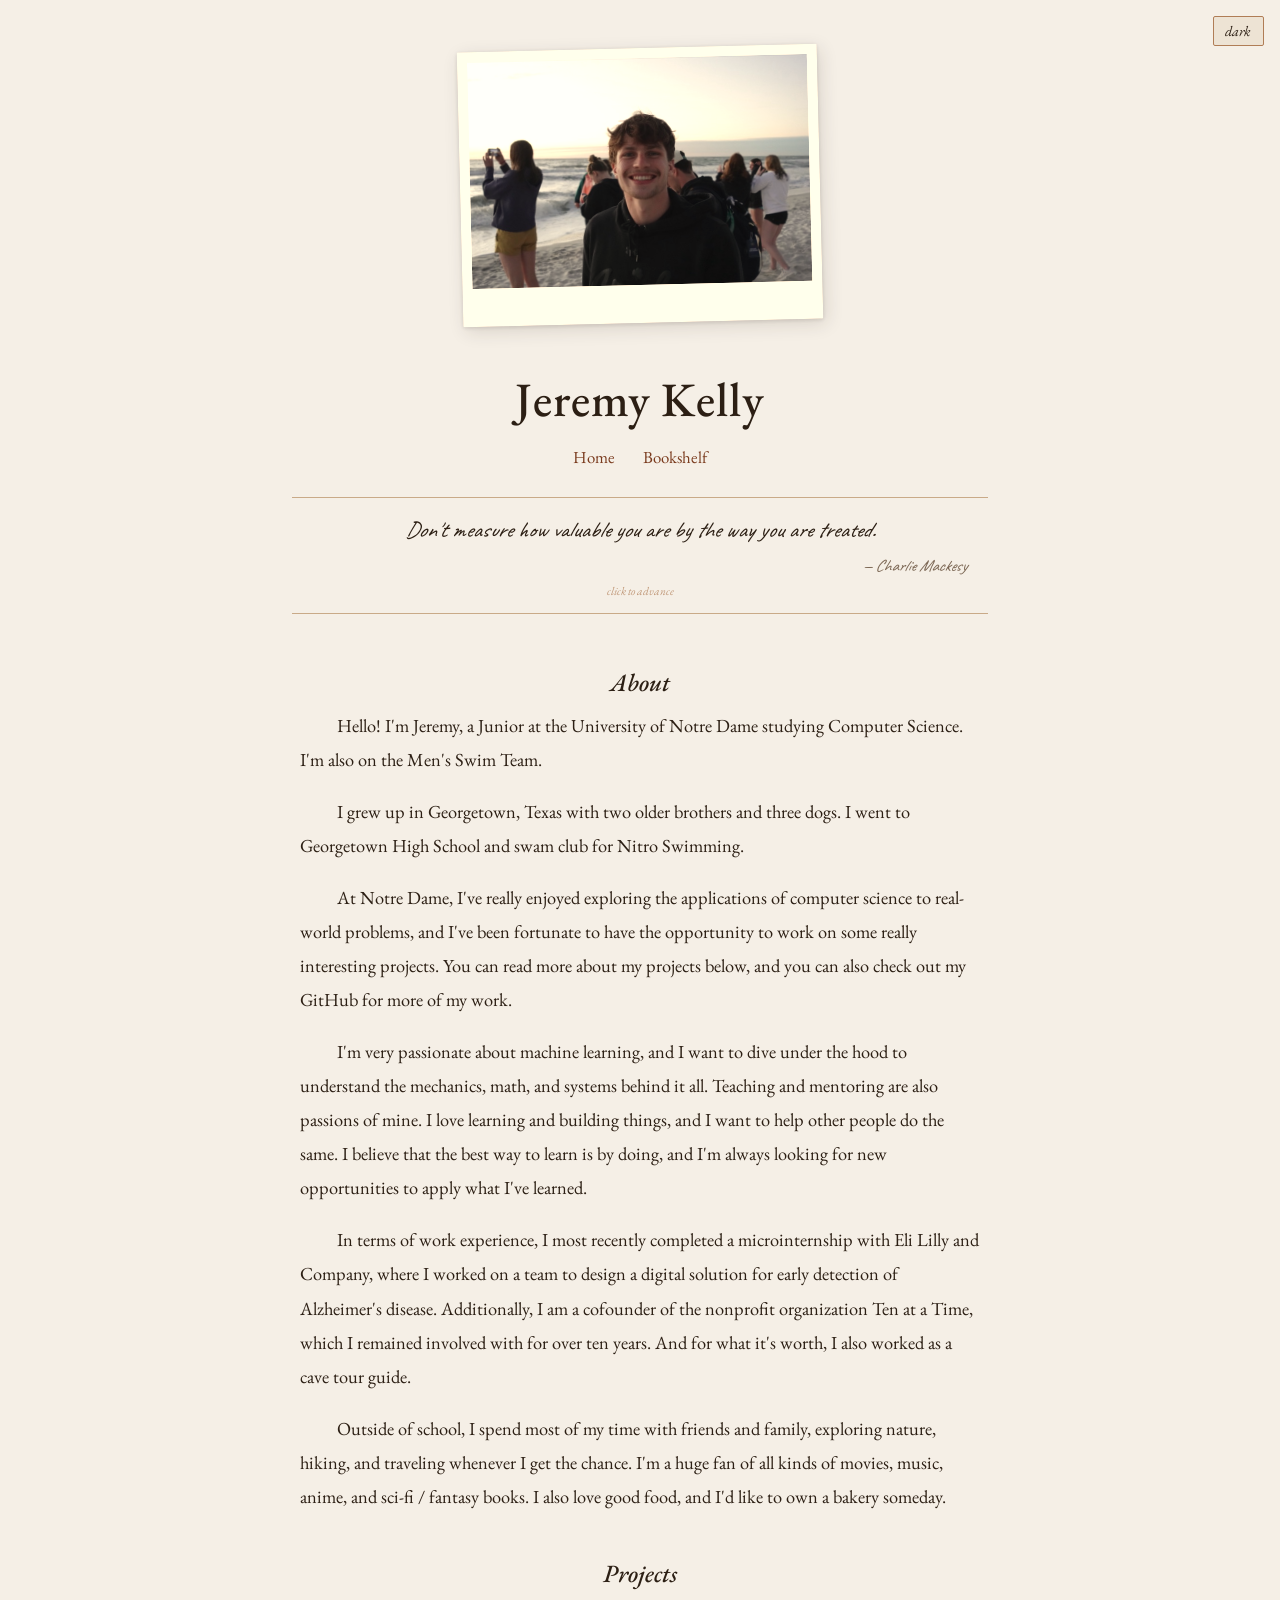
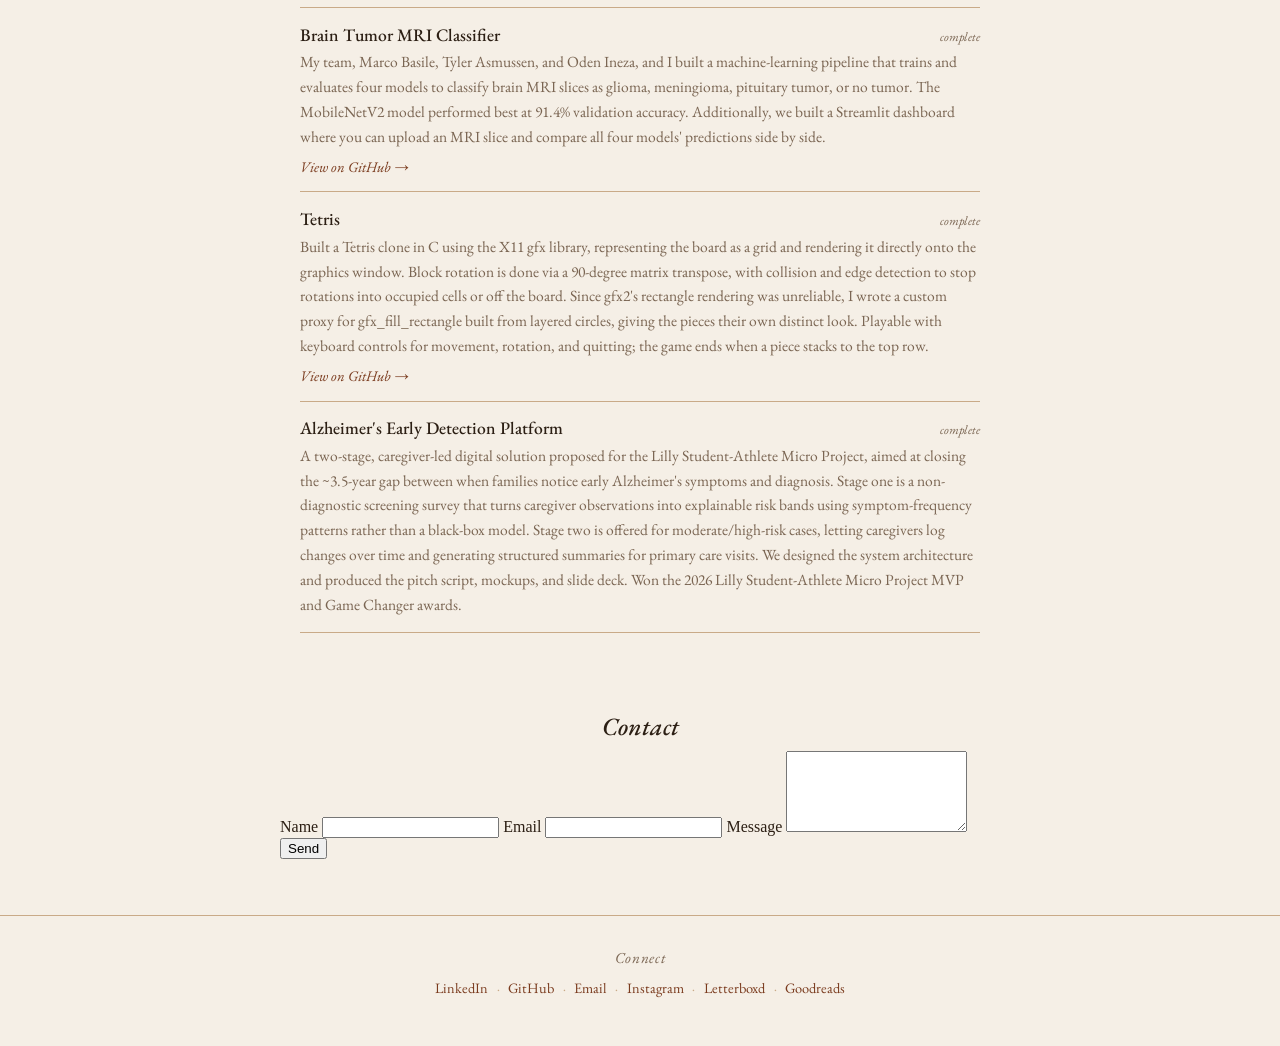
<file: index.html>
<!DOCTYPE html>
<html lang="en">
    <head>
        <meta charset="UTF-8">
        <meta name="description" content="Personal website of Jeremy Kelly.">
        <meta name="viewport" content="width=device-width, initial-scale=1.0">
        <meta property="og:type" content="website">
        <meta property="og:title" content="Jeremy Kelly">
        <meta property="og:description" content="Personal website of Jeremy Kelly.">
        <meta property="og:url" content="https://keremyjelly.github.io/">
        <meta property="og:image" content="https://keremyjelly.github.io/assets/images/jelly-beach-smile.JPG">
        <meta name="twitter:card" content="summary_large_image">
        <meta name="twitter:title" content="Jeremy Kelly">
        <meta name="twitter:description" content="Personal website of Jeremy Kelly.">
        <meta name="twitter:image" content="https://keremyjelly.github.io/assets/images/jelly-beach-smile.JPG">
        <base href="/">
        <link rel="stylesheet" href="assets/style.css">
        <title>Jeremy Kelly</title>
        <!-- Set theme before CSS renders to prevent flash of wrong theme -->
        <script>
            (function () {
                const saved = localStorage.getItem('theme');
                const prefersLight = window.matchMedia('(prefers-color-scheme: light)').matches;
                document.documentElement.setAttribute('data-theme', saved || (prefersLight ? 'light' : 'dark'));
            })();
        </script>
    </head>
    <body>
        <button class="theme-toggle" id="themeToggle" onclick="toggleTheme()">dark</button>

        <div class="container">
            <main class="centered-content">
                <img src="assets/images/jelly-beach-smile.JPG" alt="Jeremy on the beach" class="profile-pic">
                <h1>Jeremy Kelly</h1>
                <div class="nav">
                    <a class="btn" href="index.html">Home</a>
                    <a class="btn" href="bookshelf.html">Bookshelf</a>
                </div>

                <!-- Quote widget: sits like an inscription at the top of the journal page -->
                <div class="quote-widget" id="quoteWidget" onclick="advanceQuote()">
                    <blockquote class="quote-text" id="quoteText"></blockquote>
                    <cite class="quote-author" id="quoteAuthor"></cite>
                    <div class="quote-hint">click to advance</div>
                </div>

                <h2>About</h2>
                <div class="body-text-container">
                    <p class="body-text">
                        Hello! I'm Jeremy, a Junior at the University of Notre Dame studying Computer Science.
                        I'm also on the Men's Swim Team.
                    </p>
                    <br>
                    <p class="body-text">
                        I grew up in Georgetown, Texas with two older brothers and three dogs.
                        I went to Georgetown High School and swam club for Nitro Swimming.
                    </p>
                    <br>
                    <p class="body-text">
                        At Notre Dame, I've really enjoyed exploring the applications of computer science to real-world problems, and I've been fortunate to have the opportunity to work on some really interesting projects.
                        You can read more about my projects below, and you can also check out my GitHub for more of my work.
                    </p>
                    <br>
                    <p class="body-text">
                        I'm very passionate about machine learning, and I want to dive under the hood to understand the mechanics, math, and systems behind it all.
                        Teaching and mentoring are also passions of mine. I love learning and building things, and I want to help other people do the same.
                        I believe that the best way to learn is by doing, and I'm always looking for new opportunities to apply what I've learned.
                    </p>
                    <br>
                    <p class="body-text">
                        In terms of work experience, I most recently completed a microinternship with Eli Lilly and Company, where I worked on a team to design a digital solution for early detection of Alzheimer's disease.
                        Additionally, I am a cofounder of the nonprofit organization Ten at a Time, which I remained involved with for over ten years.
                        And for what it's worth, I also worked as a cave tour guide.
                    </p>
                    <br>
                    <p class="body-text">
                        Outside of school, I spend most of my time with friends and family, exploring nature, hiking, and traveling whenever I get the chance.
                        I'm a huge fan of all kinds of movies, music, anime, and sci-fi / fantasy books.
                        I also love good food, and I'd like to own a bakery someday.
                    </p>
                </div>

                <h2>Projects</h2>
                <div class="project-list">
                    <div class="project-item">
                        <div class="project-header">
                            <span class="project-title">Brain Tumor MRI Classifier</span>
                            <span class="project-status status-complete">complete</span>
                        </div>
                        <p class="project-desc">
                            My team, Marco Basile, Tyler Asmussen, and Oden Ineza, and I built a machine-learning pipeline that trains and evaluates four models to 
                            classify brain MRI slices as glioma, meningioma, pituitary tumor, or no tumor. The MobileNetV2 model performed best at 91.4% validation 
                            accuracy. Additionally, we built a Streamlit dashboard where you can upload an MRI slice and compare all four models' predictions side by side.
                        </p>
                        <a class="project-link" href="https://github.com/keremyjelly/tumor-classification">View on GitHub →</a>
                    </div>
                    <div class="project-item">
                        <div class="project-header">
                            <span class="project-title">Tetris</span>
                            <span class="project-status status-complete">complete</span>
                        </div>
                        <p class="project-desc">
                            Built a Tetris clone in C using the X11 gfx library, representing the board as a grid and rendering it directly onto the graphics window. Block rotation is done via a 90-degree matrix transpose, with collision and edge detection to stop rotations into occupied cells or off the board. Since gfx2's rectangle rendering was unreliable, I wrote a custom proxy for gfx_fill_rectangle built from layered circles, giving the pieces their own distinct look. Playable with keyboard controls for movement, rotation, and quitting; the game ends when a piece stacks to the top row.
                        </p>
                        <a class="project-link" href="https://github.com/keremyjelly/tetris-clone">View on GitHub →</a>
                    </div>
                    <div class="project-item">
                        <div class="project-header">
                            <span class="project-title">Alzheimer's Early Detection Platform</span>
                            <span class="project-status status-complete">complete</span>
                        </div>
                        <p class="project-desc">
                            A two-stage, caregiver-led digital solution proposed for the Lilly Student-Athlete Micro Project, aimed at closing the ~3.5-year gap between when families notice early Alzheimer's symptoms and diagnosis. Stage one is a non-diagnostic screening survey that turns caregiver observations into explainable risk bands using symptom-frequency patterns rather than a black-box model. Stage two is offered for moderate/high-risk cases, letting caregivers log changes over time and generating structured summaries for primary care visits. We designed the system architecture and produced the pitch script, mockups, and slide deck. Won the 2026 Lilly Student-Athlete Micro Project MVP and Game Changer awards.
                        </p>
                    </div>
                </div>

                <h2 id="contact">Contact</h2>
                <form class="contact-form" id="contactForm" action="https://formspree.io/f/xrenbrzl" method="POST">
                    <!-- Redirects back here after a successful submit, instead of Formspree's generic page -->
                    <input type="hidden" name="_next" value="https://keremyjelly.github.io/index.html?sent=true#contact">
                    <input type="hidden" name="_subject" value="New message from jeremykelly's site">
                    <!-- Honeypot: bots tend to fill every field; real visitors never see this one -->
                    <input type="text" name="_gotcha" style="display:none">

                    <label class="form-label" for="contact-name">Name</label>
                    <input class="form-input" type="text" id="contact-name" name="name" required>

                    <label class="form-label" for="contact-email">Email</label>
                    <input class="form-input" type="email" id="contact-email" name="email" required>

                    <label class="form-label" for="contact-message">Message</label>
                    <textarea class="form-input" id="contact-message" name="message" rows="5" required></textarea>

                    <button class="form-submit" type="submit">Send</button>
                </form>
                <p class="form-success" id="formSuccess" hidden>Thanks — I'll get back to you soon.</p>
            </main>
        </div>

        <footer class="colophon">
            <div class="colophon-name">Connect</div>
            <nav class="colophon-links">
                <a href="https://www.linkedin.com/in/jeremy-kelly-074359347">LinkedIn</a>
                <span>·</span>
                <a href="https://github.com/keremyjelly">GitHub</a>
                <span>·</span>
                <a href="mailto:jskelly2024@gmail.com">Email</a>
                <span>·</span>
                <a href="https://www.instagram.com/keremyjelly/">Instagram</a>
                <span>·</span>
                <a href="https://letterboxd.com/jkell_/">Letterboxd</a>
                <span>·</span>
                <a href="https://www.goodreads.com/user/show/188715507-jeremy-kelly">Goodreads</a>
            </nav>
        </footer>

        <script>
            // ── Theme toggle ──────────────────────────────────────────
            function toggleTheme() {
                const current = document.documentElement.getAttribute('data-theme');
                const next = current === 'dark' ? 'light' : 'dark';
                document.documentElement.setAttribute('data-theme', next);
                localStorage.setItem('theme', next);
                updateToggleLabel();
            }

            function updateToggleLabel() {
                const current = document.documentElement.getAttribute('data-theme');
                // Show the mode you'd switch TO, so the user knows what the button does
                document.getElementById('themeToggle').textContent = current === 'dark' ? 'light' : 'dark';
            }

            updateToggleLabel();

            // ── Quote cycler ──────────────────────────────────────────
            const quotes = [
                { text: "Don't measure how valuable you are by the way you are treated.", author: "— Charlie Mackesy" },
                { text: "Do you see how infinite you are?", author: "— Takehiko Inoue" },
                { text: "Preoccupied with a single leaf, you won't see the tree. Preoccupied with a single tree, you'll miss the entire forest.", author: "— Takehiko Inoue" },
                { text: "The beaten have one hope: to lose all hope.", author: "— Virgil" },
                { text: "All truly strong people are kind.", author: "— Takehiko Inoue" },
                { text: "In some way, suffering ceases to be suffering at the moment it finds a meaning, such as the meaning of a sacrifice.", author: "— Viktor E. Frankl" },
                { text: "\"But man is not made for defeat,\" he said. \"A man can be destroyed but not defeated.\"", author: "— Ernest Hemingway" },
                { text: "You can't see the birds that fly above you if you're always looking down.", author: "— Taiyo Matsumoto" },

            ];

            let currentIndex = 0;
            let autoTimer;

            function showQuote(index) {
                const textEl = document.getElementById("quoteText");
                const authorEl = document.getElementById("quoteAuthor");
                const widget = document.getElementById("quoteWidget");

                widget.classList.add("fading");

                setTimeout(() => {
                    textEl.textContent = quotes[index].text;
                    authorEl.textContent = quotes[index].author;
                    widget.classList.remove("fading");
                }, 400);
            }

            function advanceQuote() {
                currentIndex = (currentIndex + 1) % quotes.length;
                showQuote(currentIndex);
                // Reset timer so a click doesn't get immediately overridden
                resetTimer();
            }

            function resetTimer() {
                clearInterval(autoTimer);
                autoTimer = setInterval(() => {
                    currentIndex = (currentIndex + 1) % quotes.length;
                    showQuote(currentIndex);
                }, 6000);
            }

            showQuote(currentIndex);
            resetTimer();

            // ── Contact form success state ───────────────────────────
            // Formspree's _next field redirects back here with ?sent=true
            // after a successful submit; swap the form for a thank-you note.
            if (new URLSearchParams(window.location.search).get('sent') === 'true') {
                document.getElementById('contactForm').hidden = true;
                document.getElementById('formSuccess').hidden = false;
            }
        </script>
    </body>
</html>
</file>
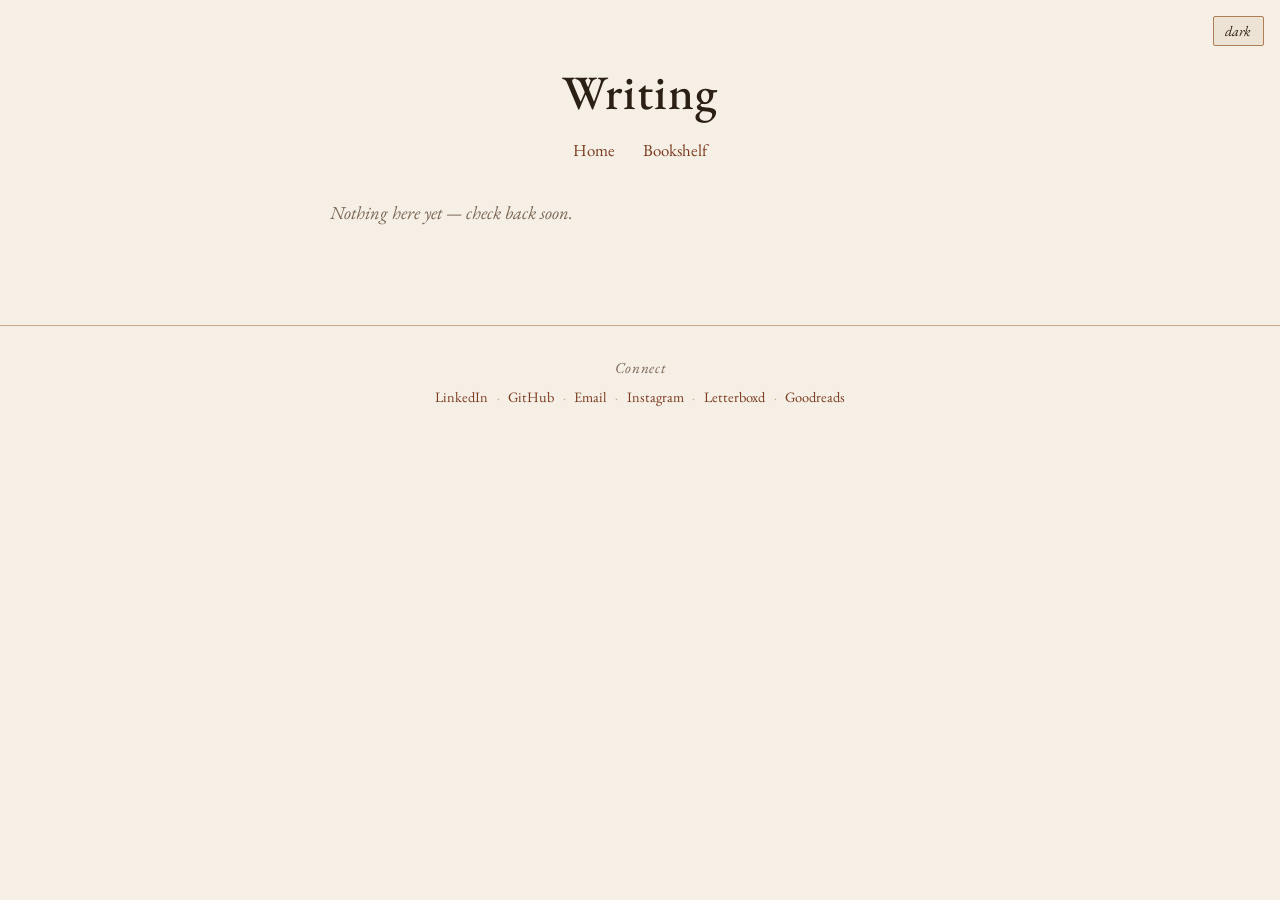
<file: bookshelf.html>
<!DOCTYPE html>
<html lang="en">
    <head>
        <meta charset="UTF-8">
        <meta name="description" content="Writing by Jeremy Kelly.">
        <meta name="viewport" content="width=device-width, initial-scale=1.0">
        <meta property="og:type" content="website">
        <meta property="og:title" content="Jeremy Kelly — Writing">
        <meta property="og:description" content="Writing by Jeremy Kelly.">
        <meta property="og:url" content="https://keremyjelly.github.io/bookshelf.html">
        <meta property="og:image" content="https://keremyjelly.github.io/assets/images/jelly-beach-smile.JPG">
        <meta name="twitter:card" content="summary_large_image">
        <meta name="twitter:title" content="Jeremy Kelly — Writing">
        <meta name="twitter:description" content="Writing by Jeremy Kelly.">
        <meta name="twitter:image" content="https://keremyjelly.github.io/assets/images/jelly-beach-smile.JPG">
        <base href="/">
        <link rel="stylesheet" href="assets/style.css">
        <title>Jeremy Kelly — Writing</title>
        <script>
            (function () {
                const saved = localStorage.getItem('theme');
                const prefersLight = window.matchMedia('(prefers-color-scheme: light)').matches;
                document.documentElement.setAttribute('data-theme', saved || (prefersLight ? 'light' : 'dark'));
            })();
        </script>
    </head>
    <body>
        <button class="theme-toggle" id="themeToggle" onclick="toggleTheme()">dark</button>

        <div class="container">
            <main class="centered-content">
                <h1>Writing</h1>
                <div class="nav">
                    <a class="btn" href="index.html">Home</a>
                    <a class="btn" href="bookshelf.html">Bookshelf</a>
                </div>

                <div class="blog-list-empty">
                    <p class="body-text">Nothing here yet — check back soon.</p>
                </div>
            </main>
        </div>

        <footer class="colophon">
            <div class="colophon-name">Connect</div>
            <nav class="colophon-links">
                <a href="https://www.linkedin.com/in/jeremy-kelly-074359347">LinkedIn</a>
                <span>·</span>
                <a href="https://github.com/keremyjelly">GitHub</a>
                <span>·</span>
                <a href="mailto:jskelly2024@gmail.com">Email</a>
                <span>·</span>
                <a href="https://www.instagram.com/keremyjelly/">Instagram</a>
                <span>·</span>
                <a href="https://letterboxd.com/jkell_/">Letterboxd</a>
                <span>·</span>
                <a href="https://www.goodreads.com/user/show/188715507-jeremy-kelly">Goodreads</a>
            </nav>
        </footer>

        <script>
            function toggleTheme() {
                const current = document.documentElement.getAttribute('data-theme');
                const next = current === 'dark' ? 'light' : 'dark';
                document.documentElement.setAttribute('data-theme', next);
                localStorage.setItem('theme', next);
                updateToggleLabel();
            }

            function updateToggleLabel() {
                const current = document.documentElement.getAttribute('data-theme');
                document.getElementById('themeToggle').textContent = current === 'dark' ? 'light' : 'dark';
            }

            updateToggleLabel();
        </script>
    </body>
</html>
</file>
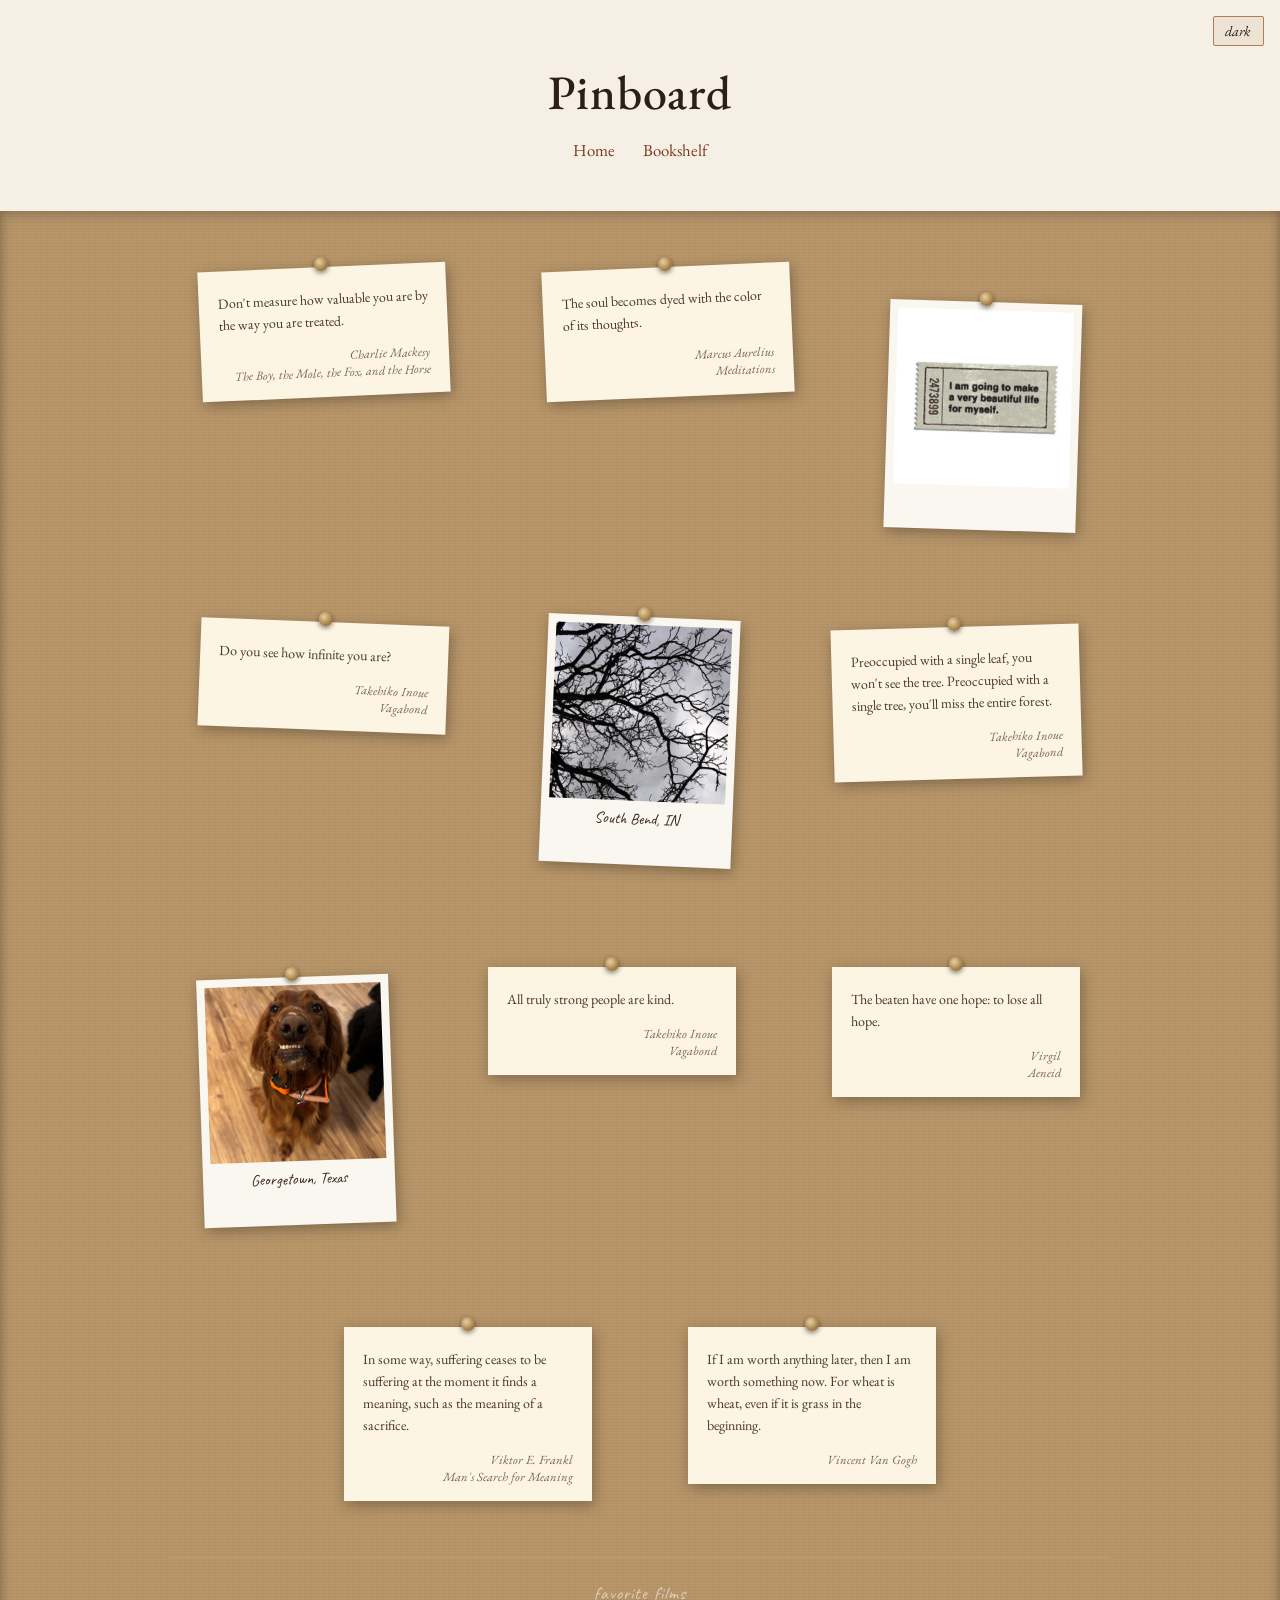
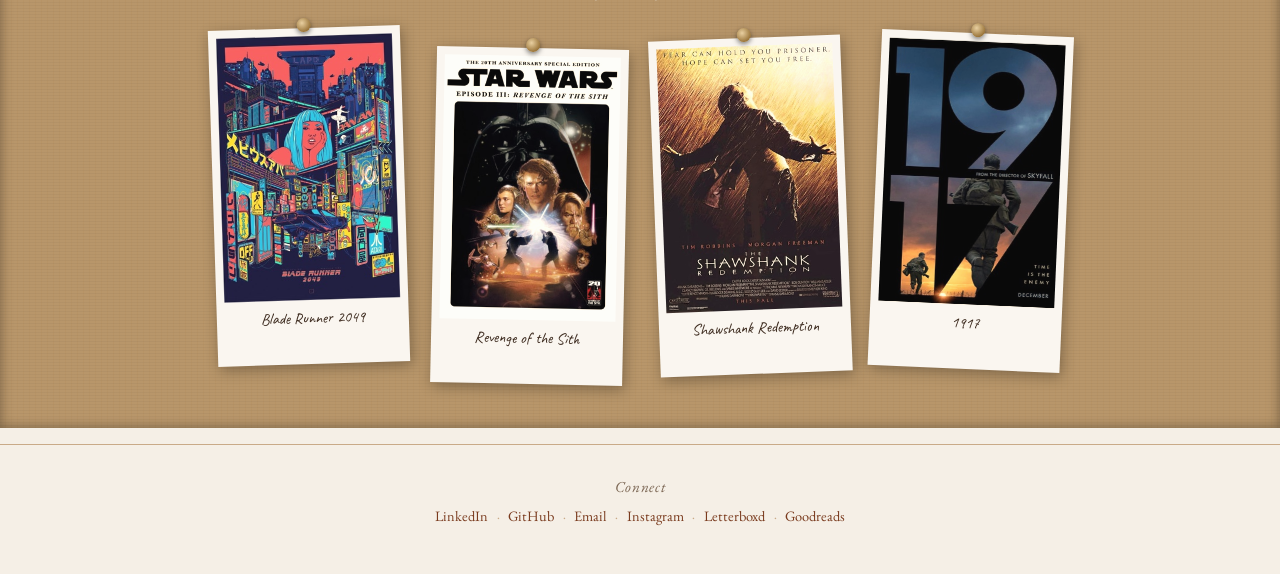
<file: pinboard.html>
<!DOCTYPE html>
<html lang="en">
    <head>
        <meta charset="UTF-8">
        <meta name="description" content="Quotes, photos, and things Jeremy Kelly likes — a digital pinboard.">
        <meta name="viewport" content="width=device-width, initial-scale=1.0">
        <!-- Page is temporarily unlinked from nav; keep it out of search results too -->
        <meta name="robots" content="noindex, nofollow">
        <meta property="og:type" content="website">
        <meta property="og:title" content="Jeremy Kelly — Pinboard">
        <meta property="og:description" content="Quotes, photos, and things Jeremy Kelly likes — a digital pinboard.">
        <meta property="og:url" content="https://keremyjelly.github.io/pinboard.html">
        <meta property="og:image" content="https://keremyjelly.github.io/assets/images/jelly-beach-smile.JPG">
        <meta name="twitter:card" content="summary_large_image">
        <meta name="twitter:title" content="Jeremy Kelly — Pinboard">
        <meta name="twitter:description" content="Quotes, photos, and things Jeremy Kelly likes — a digital pinboard.">
        <meta name="twitter:image" content="https://keremyjelly.github.io/assets/images/jelly-beach-smile.JPG">
        <base href="/">
        <link rel="stylesheet" href="assets/style.css">
        <title>Jeremy Kelly — Pinboard</title>
        <script>
            (function () {
                const saved = localStorage.getItem('theme');
                const prefersLight = window.matchMedia('(prefers-color-scheme: light)').matches;
                document.documentElement.setAttribute('data-theme', saved || (prefersLight ? 'light' : 'dark'));
            })();
        </script>
    </head>
    <body>
        <button class="theme-toggle" id="themeToggle" onclick="toggleTheme()">dark</button>

        <div class="container">
            <main class="centered-content">
                <h1>Pinboard</h1>
                <div class="nav">
                    <a class="btn" href="index.html">Home</a>
                    <a class="btn" href="bookshelf.html">Bookshelf</a>
                </div>
            </main>
        </div>

        <section class="corkboard">
            <div class="board-grid">

                <a href="#" class="pin-card note-card" style="--rot: -2.5deg; --mt: 0px">
                    <p class="note-body">Don't measure how valuable you are by the way you are treated.</p>
                    <time class="note-date">Charlie Mackesy</time>
                    <time class="note-date">The Boy, the Mole, the Fox, and the Horse</time>
                </a>

                <a href="#" class="pin-card note-card" style="--rot: -2.5deg; --mt: 0px">
                    <p class="note-body">The soul becomes dyed with the color of its thoughts.</p>
                    <time class="note-date">Marcus Aurelius</time>
                    <time class="note-date">Meditations</time>
                </a>

                <div class="pin-card polaroid-card" style="--rot: 1.8deg; --mt: 35px">
                    <div class="polaroid-placeholder">
                        <span class="polaroid-placeholder-text">
                            <img src="assets/images/bookshelf/beautiful-ticket.jpg" alt="Beautiful ticket" class="polaroid-placeholder">
                        </span>
                    </div>
                    <p class="polaroid-caption"></p>
                </div>

                <a href="#" class="pin-card note-card" style="--rot: 2.2deg; --mt: 15px">
                    <p class="note-body">Do you see how infinite you are?</p>
                    <time class="note-date">Takehiko Inoue</time>
                    <time class="note-date">Vagabond</time>
                </a>

                <div class="pin-card polaroid-card" style="--rot: 2.4deg; --mt: 10px">
                    <div class="polaroid-placeholder">
                        <span class="polaroid-placeholder-text">
                            <img src="assets/images/bookshelf/tree-vein.jpg" alt="South Bend, IN" class="polaroid-placeholder">
                        </span>
                    </div>
                    <p class="polaroid-caption">South Bend, IN</p>
                </div>

                <a href="#" class="pin-card note-card" style="--rot: -1.6deg; --mt: 20px">
                    <p class="note-body">Preoccupied with a single leaf, you won't see the tree. Preoccupied with a single tree, you'll miss the entire forest.</p>
                    <time class="note-date">Takehiko Inoue</time>
                    <time class="note-date">Vagabond</time>
                </a>

                <div class="pin-card polaroid-card" style="--rot: -2.0deg; --mt: 10px">
                    <div class="polaroid-placeholder">
                        <span class="polaroid-placeholder-text">
                            <img src="assets/images/bookshelf/dog-summer.jpg" alt="My dog, Summer" class="polaroid-placeholder">
                        </span>
                    </div>
                    <p class="polaroid-caption">Georgetown, Texas</p>
                </div>

                <a href="#" class="pin-card note-card" style="--rot: -1.0 deg; --mt: 20px">
                    <p class="note-body">All truly strong people are kind.</p>
                    <time class="note-date">Takehiko Inoue</time>
                    <time class="note-date">Vagabond</time>
                </a>

                <a href="#" class="pin-card note-card" style="--rot: 2.0 deg; --mt: 15px">
                    <p class="note-body">The beaten have one hope: to lose all hope.</p>
                    <time class="note-date">Virgil</time>
                    <time class="note-date">Aeneid</time>
                </a>

                <a href="#" class="pin-card note-card" style="--rot: -1.0 deg; --mt: 20px">
                    <p class="note-body">In some way, suffering ceases to be suffering at the moment it finds a meaning, such as the meaning of a sacrifice.</p>
                    <time class="note-date">Viktor E. Frankl</time>
                    <time class="note-date">Man's Search for Meaning</time>
                </a>

                <a href="#" class="pin-card note-card" style="--rot: -1.0 deg; --mt: 20px">
                    <p class="note-body">If I am worth anything later, then I am worth something now. For wheat is wheat, even if it is grass in the beginning.</p>
                    <time class="note-date">Vincent Van Gogh</time>
                </a>

            </div>

            <!-- Favorite films -->
            <div class="films-section">
                <p class="board-label">favorite films</p>
                <div class="films-row">

                    <div class="pin-card polaroid-card" style="--rot: -1.8deg; --mt: 0px">
                        <img src="assets/images/bookshelf/bladerunner2049.jpg" alt="Blade Runner 2049" class="film-poster">
                        <p class="polaroid-caption">Blade Runner 2049</p>
                    </div>

                    <div class="pin-card polaroid-card" style="--rot: 1.2deg; --mt: 20px">
                        <img src="assets/images/bookshelf/sw-rots.jpg" alt="Star Wars: Revenge of the Sith" class="film-poster">
                        <p class="polaroid-caption">Revenge of the Sith</p>
                    </div>

                    <div class="pin-card polaroid-card" style="--rot: -2.2deg; --mt: 10px">
                        <img src="assets/images/bookshelf/shawshank-redemption.jpg" alt="The Shawshank Redemption" class="film-poster">
                        <p class="polaroid-caption">Shawshank Redemption</p>
                    </div>

                    <div class="pin-card polaroid-card" style="--rot: 2.5deg; --mt: 5px">
                        <img src="assets/images/bookshelf/1917.jpg" alt="1917" class="film-poster">
                        <p class="polaroid-caption">1917</p>
                    </div>

                </div>
            </div>
        </section>

        <footer class="colophon">
            <div class="colophon-name">Connect</div>
            <nav class="colophon-links">
                <a href="https://www.linkedin.com/in/jeremy-kelly-074359347">LinkedIn</a>
                <span>·</span>
                <a href="https://github.com/keremyjelly">GitHub</a>
                <span>·</span>
                <a href="mailto:jskelly2024@gmail.com">Email</a>
                <span>·</span>
                <a href="https://www.instagram.com/keremyjelly/">Instagram</a>
                <span>·</span>
                <a href="https://letterboxd.com/jkell_/">Letterboxd</a>
                <span>·</span>
                <a href="https://www.goodreads.com/user/show/188715507-jeremy-kelly">Goodreads</a>
            </nav>
        </footer>

        <script>
            function toggleTheme() {
                const current = document.documentElement.getAttribute('data-theme');
                const next = current === 'dark' ? 'light' : 'dark';
                document.documentElement.setAttribute('data-theme', next);
                localStorage.setItem('theme', next);
                updateToggleLabel();
            }

            function updateToggleLabel() {
                const current = document.documentElement.getAttribute('data-theme');
                document.getElementById('themeToggle').textContent = current === 'dark' ? 'light' : 'dark';
            }

            updateToggleLabel();
        </script>
    </body>
</html>
</file>
<file: assets/style.css>
@import url("https://fonts.googleapis.com/css2?family=EB+Garamond:ital,wght@0,400;0,500;0,600;1,400;1,500&family=Caveat:wght@400;500&display=swap");

/* ── Theme tokens ─────────────────────────────────────────── */
:root {
    --bg:          #f5efe6;
    --surface:     #ede3d4;
    --text:        #2c1f14;
    --text-muted:  #7a6552;
    --accent:      #b07d56;
    --link:        #7a3b1e;
    --shadow:      rgba(44, 31, 20, 0.14);
    --rule:        #c9aa88;
}

[data-theme="dark"] {
    --bg:          #1c1008;
    --surface:     #261508;
    --text:        #e8d5b7;
    --text-muted:  #9e8060;
    --accent:      #7a5c3a;
    --link:        #c9956a;
    --shadow:      rgba(0, 0, 0, 0.55);
    --rule:        #4a3320;
}

/* ── Base ─────────────────────────────────────────────────── */
html, body {
    margin: 0;
    padding: 0;
    width: 100%;
    min-height: 100%;
    background-color: var(--bg);
    color: var(--text);
    transition: background-color 0.35s ease, color 0.35s ease;
}

/* ── Layout ───────────────────────────────────────────────── */
.container {
    display: flex;
    align-items: flex-start;
    max-width: 720px;
    margin: 0 auto;
    padding: 2em 1em 2.5em;
    background-color: var(--bg);
    transition: background-color 0.35s ease;
}

.centered-content {
    display: flex;
    flex-direction: column;
    align-items: center;
    width: 100%;
}

/* ── Theme toggle ─────────────────────────────────────────── */
.theme-toggle {
    position: fixed;
    top: 1rem;
    right: 1rem;
    font-family: 'EB Garamond', serif;
    font-size: 0.9em;
    font-style: italic;
    background: var(--surface);
    color: var(--text);
    border: 1px solid var(--accent);
    border-radius: 2px;
    padding: 0.3em 0.8em;
    cursor: pointer;
    z-index: 100;
    transition: background 0.25s, color 0.25s, border-color 0.25s;
}

.theme-toggle:hover {
    background: var(--accent);
    color: var(--bg);
}

/* ── Profile image — polaroid ─────────────────────────────── */
img.profile-pic {
    width: 340px;
    height: auto;
    display: block;
    border-radius: 1px;
    margin: 1em auto;
    padding: 10px 10px 38px;
    background-color: #faf6f0;
    box-shadow: 3px 5px 18px var(--shadow), 0 1px 4px var(--shadow);
    filter: sepia(0.3) saturate(1.2) contrast(0.93) brightness(1.04);
    transform: rotate(-1.4deg);
}

/* ── Headings ─────────────────────────────────────────────── */
h1 {
    font-family: 'EB Garamond', serif;
    font-size: 3em;
    font-weight: 500;
    margin-top: 0.6em;
    margin-bottom: 0.2em;
    text-align: center;
    color: var(--text);
    letter-spacing: 0.02em;
}

h2 {
    font-family: 'EB Garamond', serif;
    font-size: 1.55em;
    font-weight: 500;
    font-style: italic;
    margin-top: 1.8em;
    margin-bottom: 0.4em;
    text-align: center;
    color: var(--text);
}

/* ── Navigation ───────────────────────────────────────────── */
.nav {
    display: flex;
    gap: 1.8em;
    margin: 0.4em 0 0.5em;
}

.btn {
    font-family: 'EB Garamond', serif;
    font-size: 1.05em;
    color: var(--link);
    text-decoration: none;
    border-bottom: 1px solid transparent;
    padding-bottom: 1px;
    transition: border-color 0.2s ease;
    background: none;
}

.btn:hover {
    border-bottom-color: var(--link);
}

/* ── Quote widget — journal header ────────────────────────── */
.quote-widget {
    width: 100%;
    max-width: 680px;
    cursor: pointer;
    padding: 0.9em 0.5em;
    margin: 1.2em 0 0.5em;
    border-top: 1px solid var(--rule);
    border-bottom: 1px solid var(--rule);
    text-align: center;
    opacity: 1;
    transition: opacity 0.4s ease;
}

.quote-widget.fading {
    opacity: 0;
}

.quote-text {
    font-family: 'Caveat', cursive;
    font-size: 1.4em;
    line-height: 1.5em;
    color: var(--text);
    margin: 0 0 0.4em;
    font-style: italic;
}

.quote-author {
    font-family: 'Caveat', cursive;
    font-size: 1.05em;
    color: var(--text-muted);
    display: block;
    text-align: right;
    padding-right: 0.75em;
}

.quote-hint {
    font-family: 'EB Garamond', serif;
    font-size: 0.72em;
    font-style: italic;
    color: var(--accent);
    margin-top: 0.6em;
    opacity: 0.75;
}

/* ── Body text ────────────────────────────────────────────── */
.body-text-container {
    width: 100%;
    max-width: 680px;
}

.body-text {
    font-family: 'EB Garamond', serif;
    font-size: 1.15em;
    line-height: 1.85em;
    text-indent: 2em;
    margin-top: 0;
    margin-bottom: 0;
    max-width: 680px;
    width: 100%;
    text-align: left;
    color: var(--text);
}

.body-text-container ul {
    padding-left: 1.5em;
    margin-top: 0.5em;
}

.body-text-container li.body-text {
    text-indent: 0;
    margin-bottom: 0.3em;
}

/* ── Colophon footer ──────────────────────────────────────── */
.colophon {
    text-align: center;
    padding: 2em 1.5em 3em;
    border-top: 1px solid var(--rule);
    margin-top: 1em;
}

.colophon-name {
    font-family: 'EB Garamond', serif;
    font-size: 0.95em;
    font-style: italic;
    color: var(--text-muted);
    margin-bottom: 0.6em;
    letter-spacing: 0.04em;
}

.colophon-links {
    display: flex;
    justify-content: center;
    align-items: center;
    flex-wrap: wrap;
    gap: 0.4em 0.6em;
    font-family: 'EB Garamond', serif;
    font-size: 0.9em;
}

.colophon-links a {
    color: var(--link);
    text-decoration: none;
    border-bottom: 1px solid transparent;
    transition: border-color 0.2s ease;
}

.colophon-links a:hover {
    border-bottom-color: var(--link);
}

.colophon-links span {
    color: var(--rule);
    user-select: none;
}

/* ── Projects ─────────────────────────────────────────────── */
.project-list {
    width: 100%;
    max-width: 680px;
    margin: 0.5em 0 2em;
}

.project-item {
    padding: 0.9em 0;
    border-bottom: 1px solid var(--rule);
}

.project-item:first-child {
    border-top: 1px solid var(--rule);
}

.project-header {
    display: flex;
    align-items: baseline;
    justify-content: space-between;
    gap: 1em;
    margin-bottom: 0.3em;
}

.project-title {
    font-family: 'EB Garamond', serif;
    font-size: 1.1em;
    font-weight: 500;
    color: var(--text);
}

.project-status {
    font-family: 'EB Garamond', serif;
    font-size: 0.78em;
    font-style: italic;
    white-space: nowrap;
    color: var(--text-muted);
}

.project-desc {
    font-family: 'EB Garamond', serif;
    font-size: 0.97em;
    line-height: 1.6em;
    color: var(--text-muted);
    margin: 0;
}

.project-link {
    display: inline-block;
    font-family: 'EB Garamond', serif;
    font-size: 0.92em;
    font-style: italic;
    color: var(--link);
    text-decoration: none;
    border-bottom: 1px solid transparent;
    margin-top: 0.5em;
    transition: border-color 0.2s ease;
}

.project-link:hover {
    border-bottom-color: var(--link);
}

/* ── Cork board ───────────────────────────────────────────── */
.corkboard {
    width: 100%;
    box-sizing: border-box;
    padding: 3.5rem 1.5rem 4rem;
    background-color: #b8966a;
    background-image:
        repeating-linear-gradient(
            0deg,
            transparent, transparent 2px,
            rgba(0, 0, 0, 0.03) 2px, rgba(0, 0, 0, 0.03) 3px
        ),
        repeating-linear-gradient(
            90deg,
            transparent, transparent 5px,
            rgba(160, 110, 50, 0.07) 5px, rgba(160, 110, 50, 0.07) 6px
        );
    box-shadow: inset 0 3px 14px rgba(0, 0, 0, 0.22), inset 0 -3px 10px rgba(0, 0, 0, 0.16);
}

[data-theme="dark"] .corkboard {
    background-color: #6b4c2a;
    background-image:
        repeating-linear-gradient(
            0deg,
            transparent, transparent 2px,
            rgba(0, 0, 0, 0.05) 2px, rgba(0, 0, 0, 0.05) 3px
        ),
        repeating-linear-gradient(
            90deg,
            transparent, transparent 5px,
            rgba(90, 60, 20, 0.1) 5px, rgba(90, 60, 20, 0.1) 6px
        );
}

.board-grid {
    display: flex;
    flex-wrap: wrap;
    justify-content: center;
    align-items: flex-start;
    gap: 7rem 6rem;
    max-width: 1000px;
    margin: 0 auto;
}

/* Shared pin dot */
.pin-card {
    position: relative;
    transform: rotate(var(--rot, 0deg)) translateY(var(--mt, 0px));
    transition: transform 0.2s ease, box-shadow 0.2s ease, z-index 0s;
    z-index: 1;
}

.pin-card:hover {
    transform: rotate(0deg) translateY(var(--mt, 0px)) scale(1.04);
    z-index: 10;
}

.pin-card::before {
    content: '';
    position: absolute;
    top: -10px;
    left: 50%;
    transform: translateX(-50%);
    width: 14px;
    height: 14px;
    border-radius: 50%;
    background: radial-gradient(circle at 38% 35%, #e8cfa0, #7a5010);
    box-shadow: 0 2px 5px rgba(0, 0, 0, 0.5);
    z-index: 2;
}

/* Note cards */
.note-card {
    width: 210px;
    background-color: #fdf5e4;
    padding: 1.4em 1.2em 1em;
    box-shadow: 2px 4px 14px rgba(0, 0, 0, 0.3);
    text-decoration: none;
    display: block;
    color: inherit;
}

[data-theme="dark"] .note-card {
    background-color: #efe0bc;
}

.note-card:hover {
    box-shadow: 4px 7px 22px rgba(0, 0, 0, 0.38);
}

.note-title {
    font-family: 'Caveat', cursive;
    font-size: 1.25em;
    font-weight: 500;
    color: #2c1f14;
    margin: 0 0 0.5em;
    line-height: 1.3;
}

.note-body {
    font-family: 'EB Garamond', serif;
    font-size: 0.88em;
    line-height: 1.55em;
    color: #4a3728;
    margin: 0 0 1em;
}

.note-date {
    font-family: 'EB Garamond', serif;
    font-size: 0.78em;
    font-style: italic;
    color: #7a6552;
    display: block;
    text-align: right;
}

/* Polaroid cards */
.polaroid-card {
    width: 176px;
    background-color: #faf6f0;
    padding: 8px 8px 36px;
    box-shadow: 2px 4px 14px rgba(0, 0, 0, 0.3);
}

.polaroid-card:hover {
    box-shadow: 4px 7px 22px rgba(0, 0, 0, 0.38);
}

.polaroid-placeholder {
    width: 100%;
    aspect-ratio: 1;
    background-color: #d6c9b0;
    display: flex;
    align-items: center;
    justify-content: center;
}

.polaroid-placeholder-text {
    font-family: 'EB Garamond', serif;
    font-size: 0.8em;
    font-style: italic;
    color: #8a7a65;
}

.polaroid-caption {
    font-family: 'Caveat', cursive;
    font-size: 1em;
    color: #3d2b1f;
    text-align: center;
    margin: 0.5em 0 0;
}

/* Board footer */
.board-footer {
    text-align: center;
    padding: 2.2em 0 1em;
    background-color: var(--bg);
    transition: background-color 0.35s ease;
}

.view-all-link {
    font-family: 'EB Garamond', serif;
    font-size: 1.05em;
    font-style: italic;
    color: var(--link);
    text-decoration: none;
    border-bottom: 1px solid transparent;
    transition: border-color 0.2s ease;
}

.view-all-link:hover {
    border-bottom-color: var(--link);
}

/* ── Blog list ────────────────────────────────────────────── */
.blog-list {
    width: 100%;
    max-width: 620px;
    margin: 1.5em 0 2.5em;
}

.blog-list-empty {
    width: 100%;
    max-width: 620px;
    margin: 1.5em 0 2.5em;
    text-align: center;
}

.blog-list-empty .body-text {
    text-indent: 0;
    color: var(--text-muted);
    font-style: italic;
}

.blog-list-item {
    display: flex;
    align-items: baseline;
    gap: 1.2em;
    padding: 0.55em 0 0.55em 0.75em;
    border-bottom: 1px solid var(--rule);
    border-left: 3px solid transparent;
}

.blog-list-item:first-child {
    border-top: 1px solid var(--rule);
}

.blog-list-item:nth-child(5n+1) { border-left-color: #c9a8b2; } /* dusty rose */
.blog-list-item:nth-child(5n+2) { border-left-color: #a8b8a0; } /* sage green */
.blog-list-item:nth-child(5n+3) { border-left-color: #a8b4c8; } /* muted blue */
.blog-list-item:nth-child(5n+4) { border-left-color: #c4b0cc; } /* soft lavender */
.blog-list-item:nth-child(5n+5) { border-left-color: #c8b89a; } /* warm sand */

.blog-list-item time {
    font-family: 'EB Garamond', serif;
    font-size: 0.88em;
    font-style: italic;
    color: var(--text-muted);
    white-space: nowrap;
    flex-shrink: 0;
}

.blog-list-item a {
    font-family: 'EB Garamond', serif;
    font-size: 1.05em;
    color: var(--link);
    text-decoration: none;
    border-bottom: 1px solid transparent;
    transition: border-color 0.2s ease;
}

.blog-list-item a:hover {
    border-bottom-color: var(--link);
}

/* ── Film cards (Letterboxd recents) ─────────────────────── */
.films-section {
    max-width: 940px;
    margin: 3.5rem auto 0;
    padding-top: 1.5rem;
    border-top: 1px solid rgba(255, 255, 255, 0.12);
}

.board-label {
    font-family: 'Caveat', cursive;
    font-size: 1.1em;
    color: rgba(255, 255, 255, 0.55);
    text-align: center;
    margin: 0 0 1.5rem;
    letter-spacing: 0.06em;
}

.films-row {
    display: flex;
    flex-wrap: wrap;
    justify-content: center;
    gap: 2rem 1.8rem;
}

.film-poster {
    width: 100%;
    aspect-ratio: 2 / 3;
    object-fit: cover;
    display: block;
    filter: sepia(0.25) saturate(1.15) contrast(0.93) brightness(1.03);
}

.film-rating {
    font-family: 'Caveat', cursive;
    font-size: 0.95em;
    color: #3d2b1f;
    text-align: center;
    margin: 0.2em 0 0;
}

/* ── Ticket stub (film cards) ─────────────────────────────── */
.ticket-card {
    display: flex;
    width: 300px;
    height: 115px;
    background-color: #fdf5e4;
    box-shadow: 2px 4px 14px rgba(0, 0, 0, 0.3);
    overflow: hidden;
}

/* Reposition pin to top-left punch-hole style */
.ticket-card::before {
    top: 12px;
    left: 14px;
    transform: none;
}

.ticket-card:hover {
    box-shadow: 4px 7px 22px rgba(0, 0, 0, 0.38);
}

[data-theme="dark"] .ticket-card {
    background-color: #efe0bc;
}

.ticket-main {
    flex: 1;
    padding: 0.75em 1.5em 1.25em 2em;
    border-right: 2px dashed #c9aa88;
    display: flex;
    flex-direction: column;
    justify-content: center;
    gap: 0.2em;
    min-width: 0;
}

.ticket-stub {
    width: 54px;
    flex-shrink: 0;
    display: flex;
    align-items: center;
    justify-content: center;
}

.ticket-title {
    font-family: 'Caveat', cursive;
    font-size: 1.15em;
    font-weight: 500;
    color: #2c1f14;
    margin: 0;
    line-height: 1.2;
    white-space: nowrap;
    overflow: hidden;
    text-overflow: ellipsis;
}

.ticket-meta {
    font-family: 'EB Garamond', serif;
    font-size: 0.8em;
    font-style: italic;
    color: #7a6552;
    margin: 0;
}

.ticket-note {
    font-family: 'EB Garamond', serif;
    font-size: 0.82em;
    color: #4a3728;
    margin: 0;
    white-space: nowrap;
    overflow: hidden;
    text-overflow: ellipsis;
}

.ticket-stub-text {
    font-family: 'Caveat', cursive;
    font-size: 0.88em;
    color: #7a6552;
    writing-mode: vertical-rl;
    transform: rotate(180deg);
    letter-spacing: 0.05em;
}

/* ── ASCII art ────────────────────────────────────────────── */
.ascii-art {
    font-family: 'EB Garamond', serif;
    font-size: 0.8em;
    line-height: 1em;
    white-space: pre;
    text-align: center;
    margin-top: 1em;
    margin-bottom: 0.5em;
    color: var(--text);
    font-style: normal;
}

/* ── Responsive ───────────────────────────────────────────────
   Everything above is written desktop-first (fixed widths,
   large gaps), so these breakpoints override downward instead
   of building up. Two stops: 768px catches tablets (iPad
   portrait is exactly 768px), 480px catches phones. */

/* Tablet and below */
@media (max-width: 768px) {
    .container {
        padding: 1.75em 1em 2em;
    }

    h1 {
        font-size: 2.3em;
    }

    img.profile-pic {
        width: 260px;
    }

    /* The desktop gap (7rem 6rem) was sized for a wide corkboard;
       at tablet width it leaves huge dead space between cards. */
    .corkboard {
        padding: 2.5rem 1rem 3rem;
    }

    .board-grid {
        gap: 4rem 2.5rem;
    }
}

/* Phone */
@media (max-width: 480px) {
    h1 {
        font-size: 1.9em;
    }

    img.profile-pic {
        width: 190px;
        padding: 8px 8px 28px;
    }

    .quote-text {
        font-size: 1.2em;
    }

    .nav {
        gap: 1.1em;
    }

    .corkboard {
        padding: 2rem 0.75rem 2.5rem;
    }

    .board-grid {
        gap: 2.5rem 1.5rem;
    }

    .films-row {
        gap: 1.5rem 1rem;
    }

    /* Title + status share a row via space-between; a long title
       ("Brain Tumor MRI Classifier") next to "complete" no longer
       fits one line at phone width, so let it wrap. */
    .project-header {
        flex-wrap: wrap;
    }

    /* Date + link sit side by side by default; stack them so the
       date doesn't force the link into a narrow leftover column. */
    .blog-list-item {
        flex-direction: column;
        align-items: flex-start;
        gap: 0.2em;
    }

    .colophon-links {
        gap: 0.3em 0.5em;
        font-size: 0.85em;
    }
}
</file>
